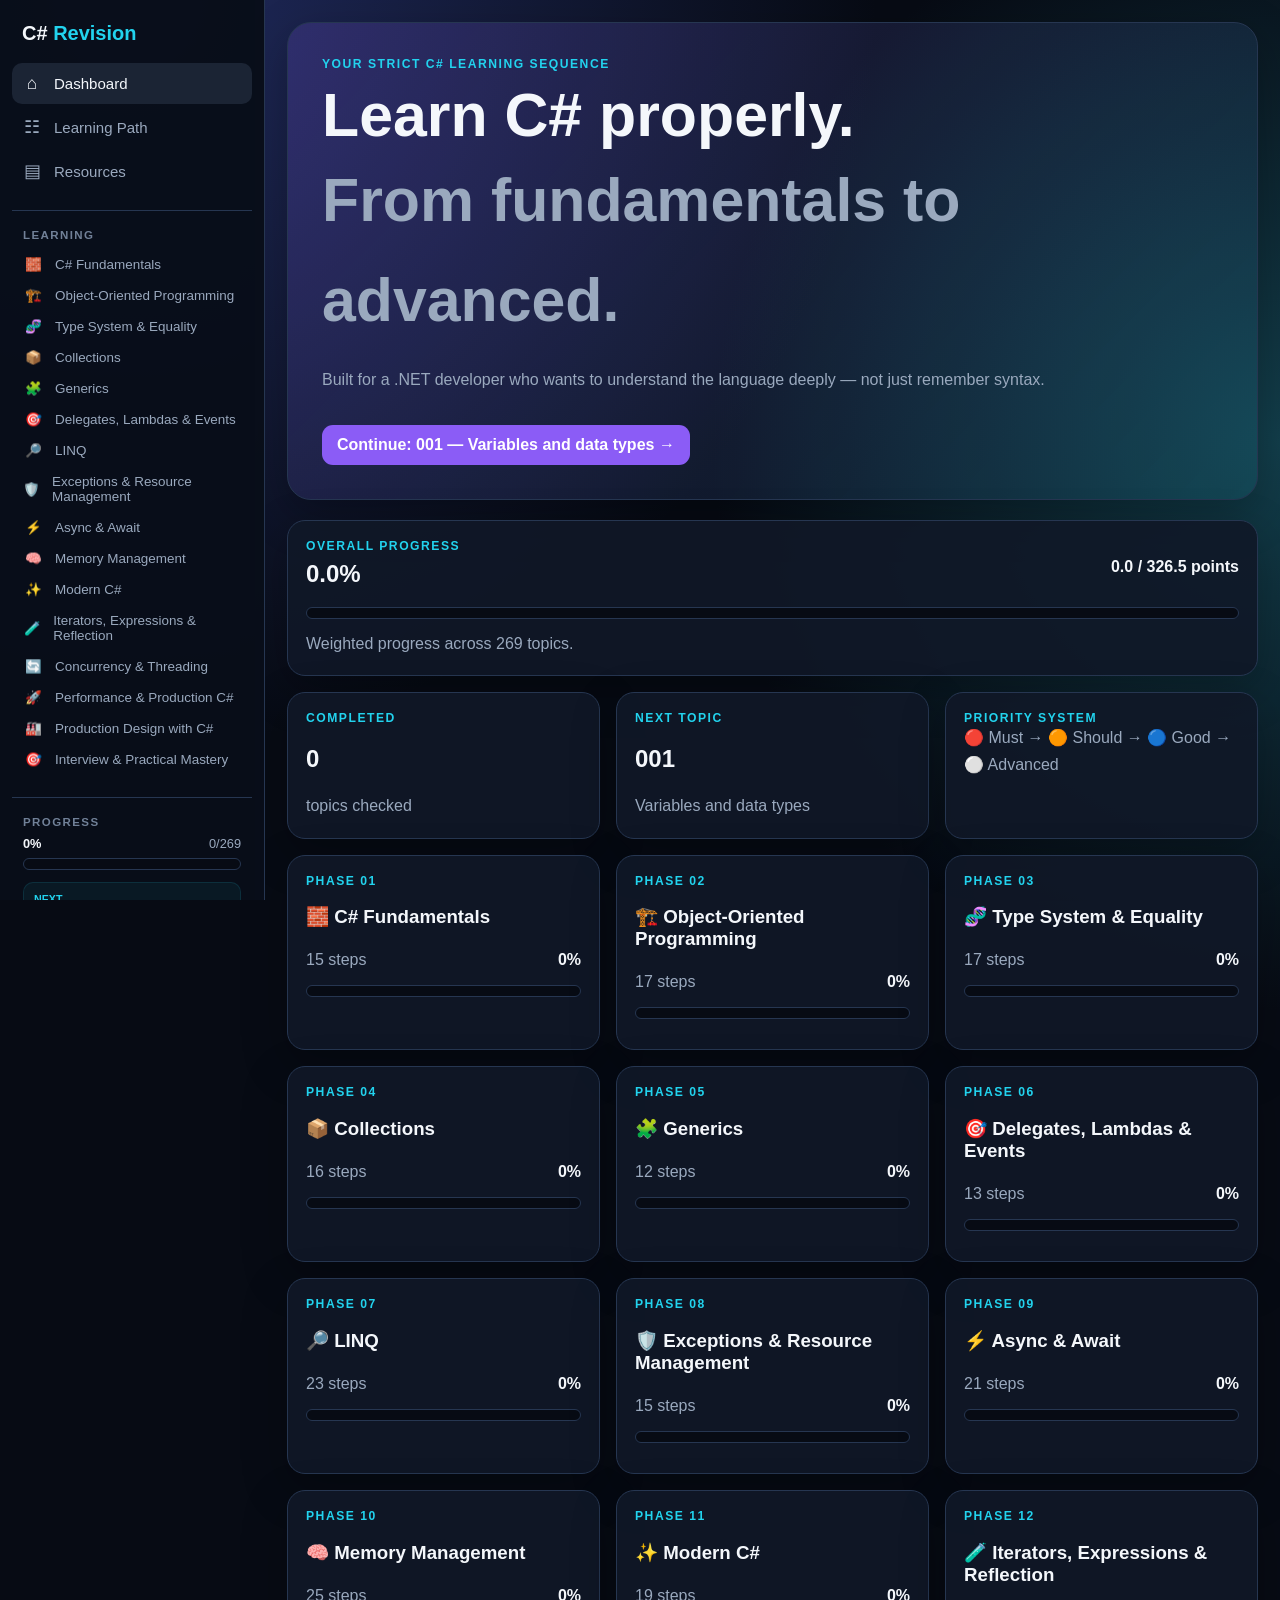
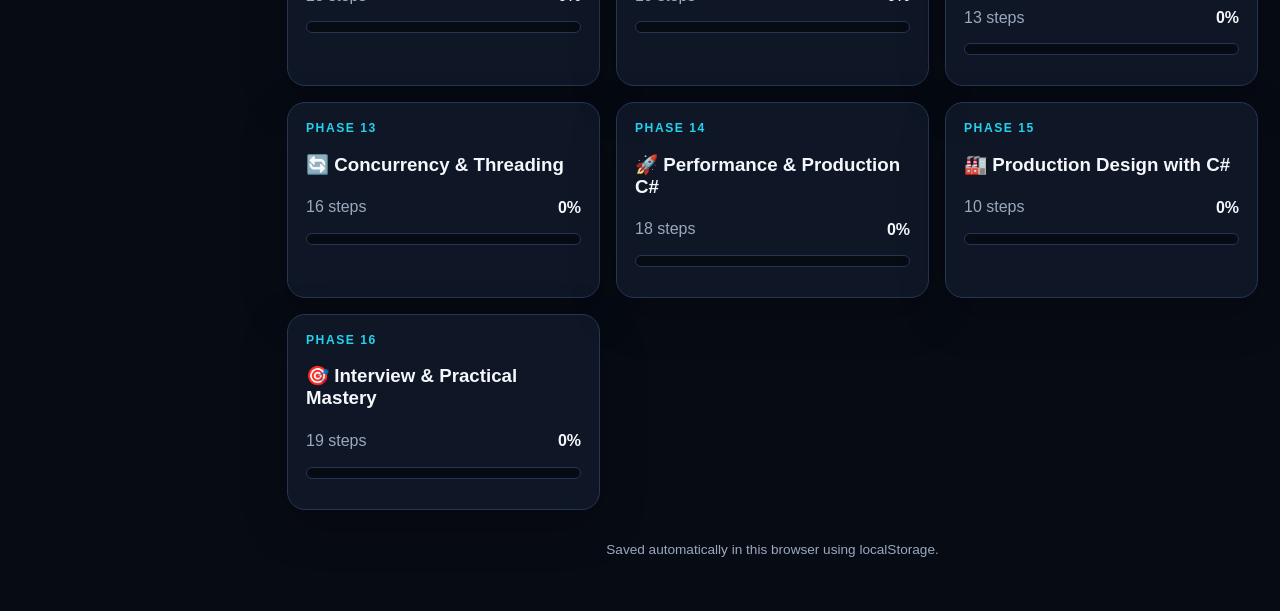
<file: index.html>
<!doctype html><html lang="en"><head><meta charset="UTF-8"><meta name="viewport" content="width=device-width,initial-scale=1"><title>C# Revision Roadmap</title><link rel="stylesheet" href="css/style.css"></head><body data-page="home"><div id="app"></div><script src="js/data.js?v=2"></script><script src="js/app.js?v=2"></script></body></html>
</file>
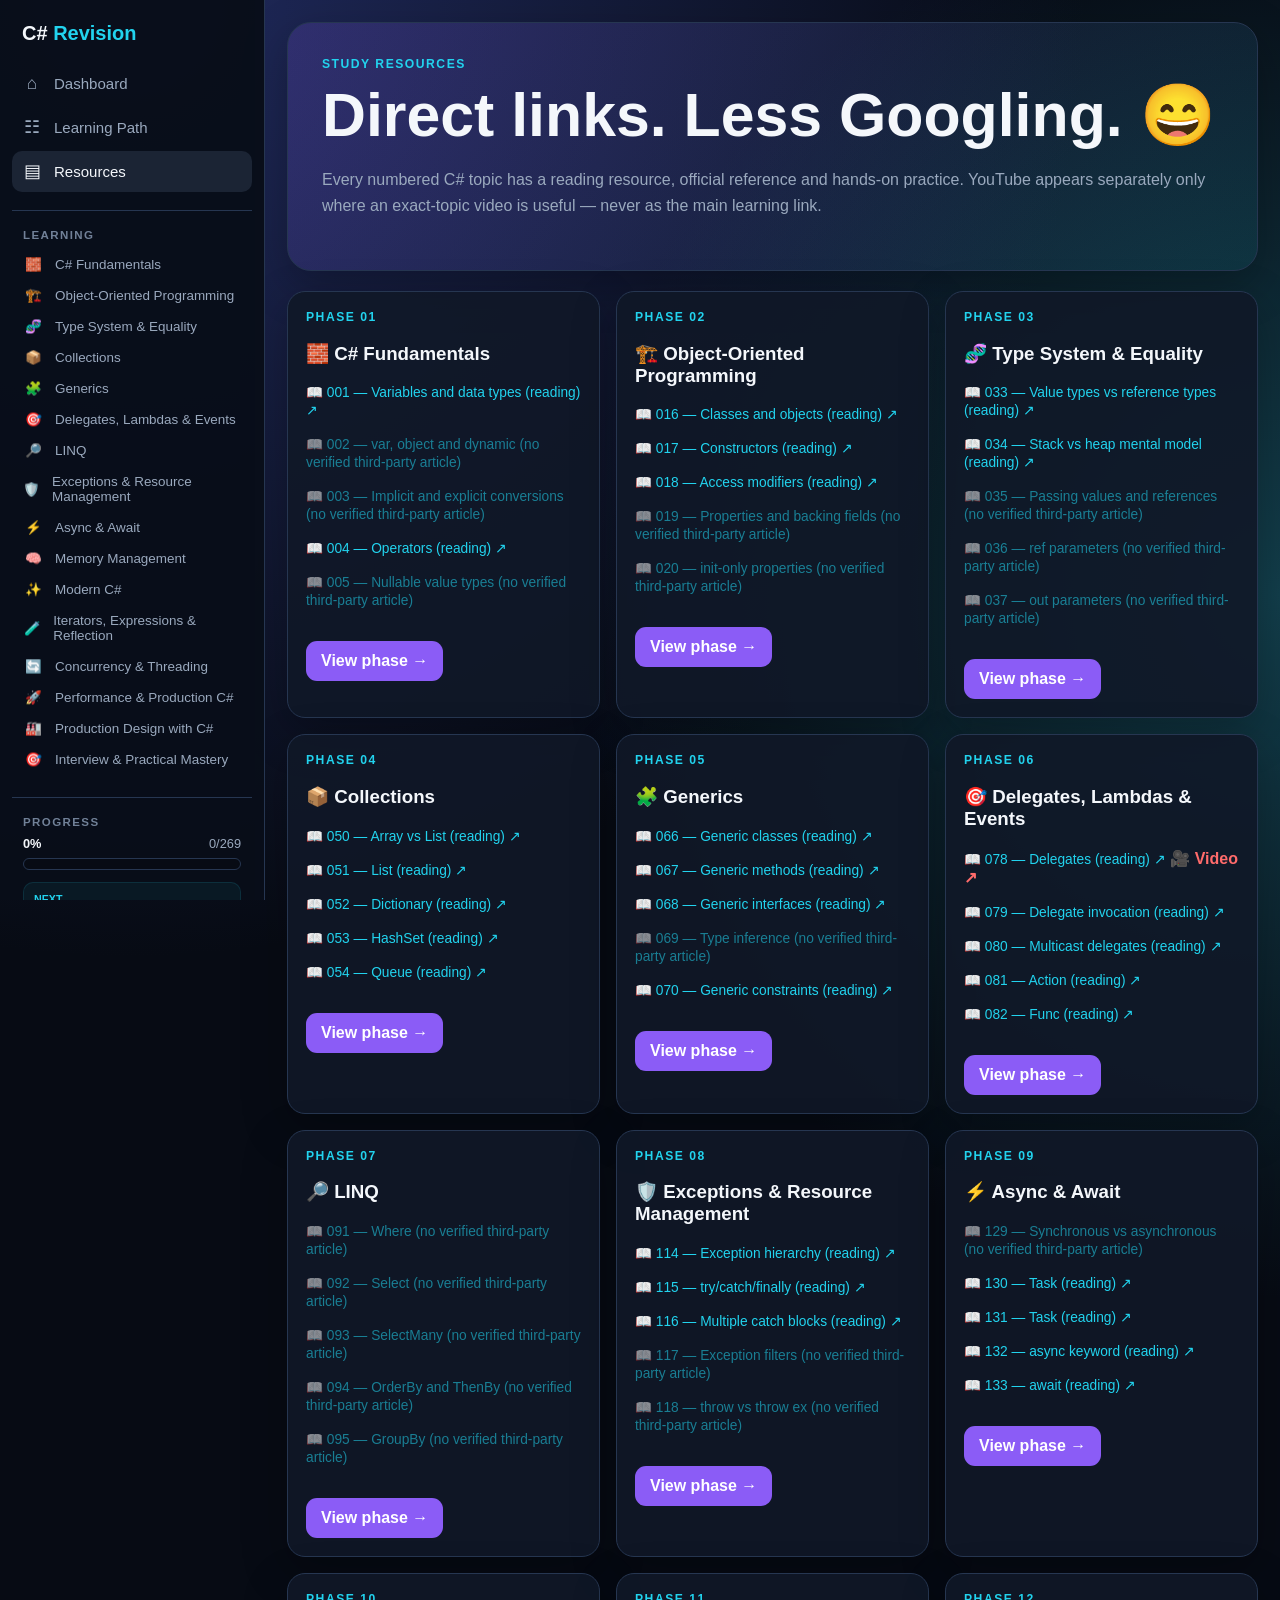
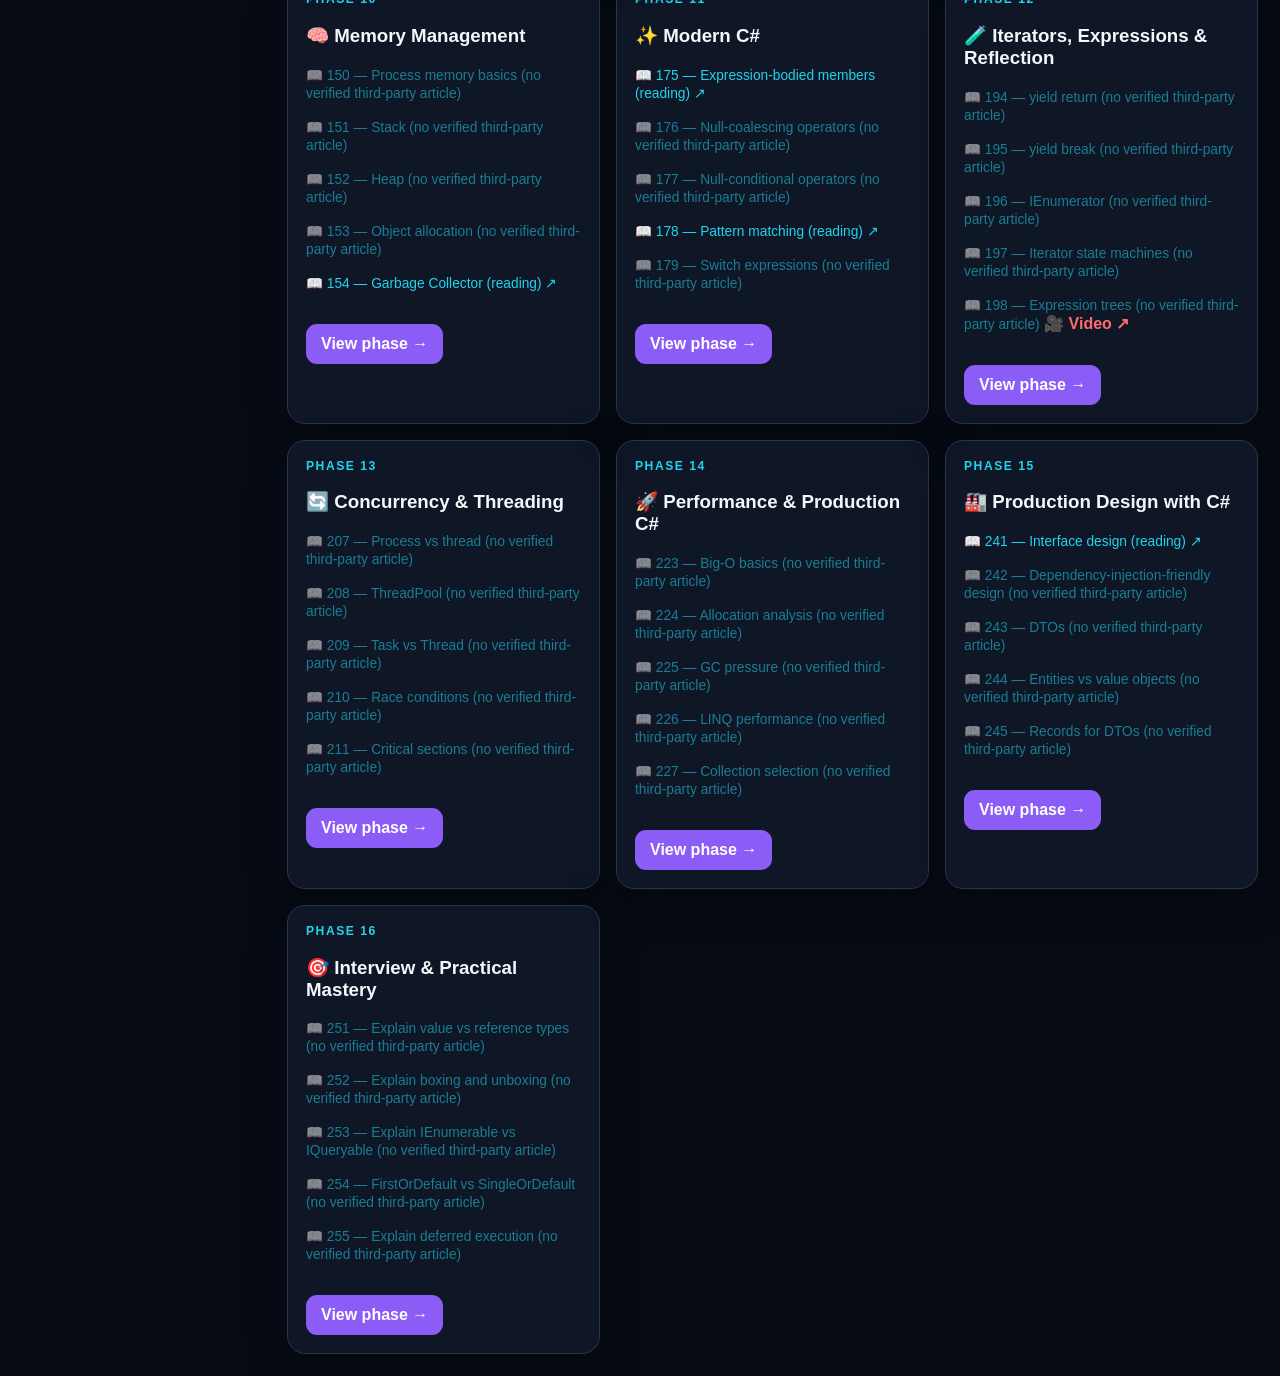
<file: resources.html>
<!doctype html><html lang="en"><head><meta charset="UTF-8"><meta name="viewport" content="width=device-width,initial-scale=1"><title>C# Resources</title><link rel="stylesheet" href="css/style.css"></head><body data-page="resources"><div id="app"></div><script src="js/data.js?v=2"></script><script src="js/app.js?v=2"></script></body></html>
</file>
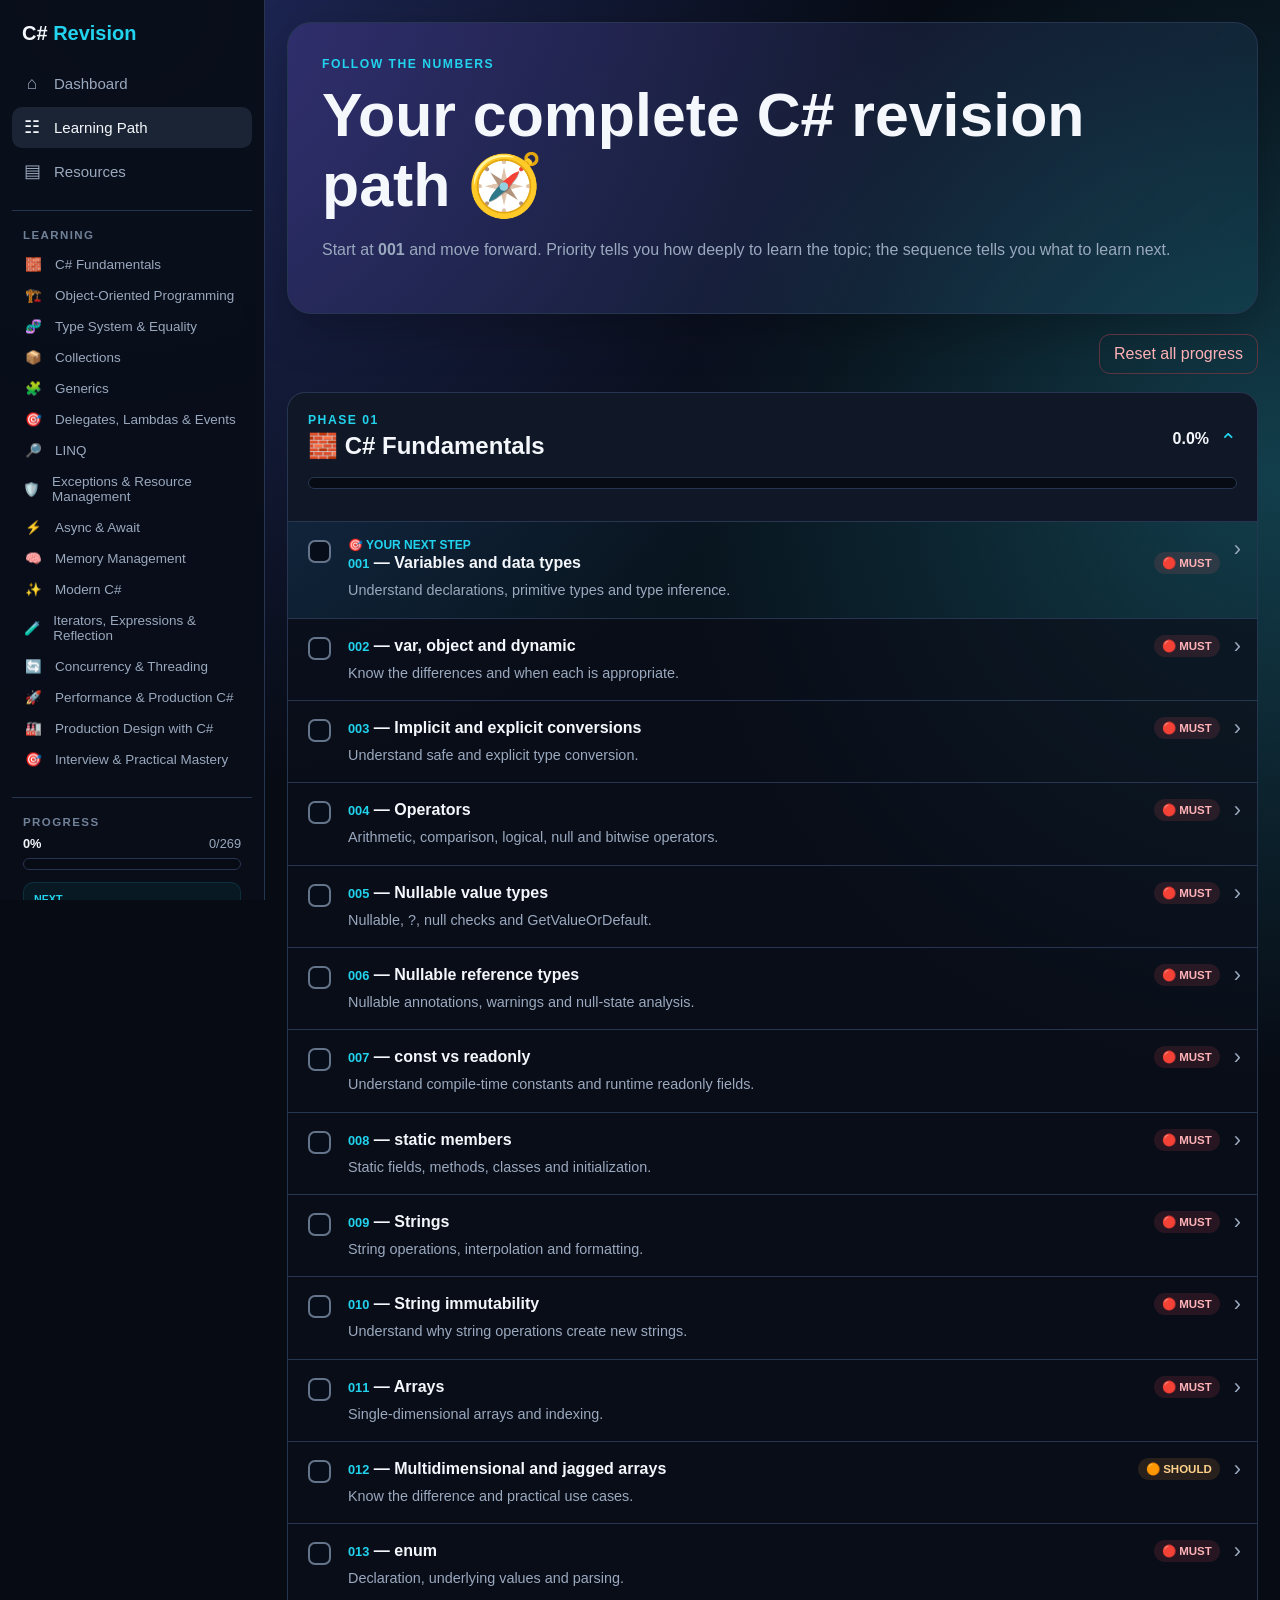
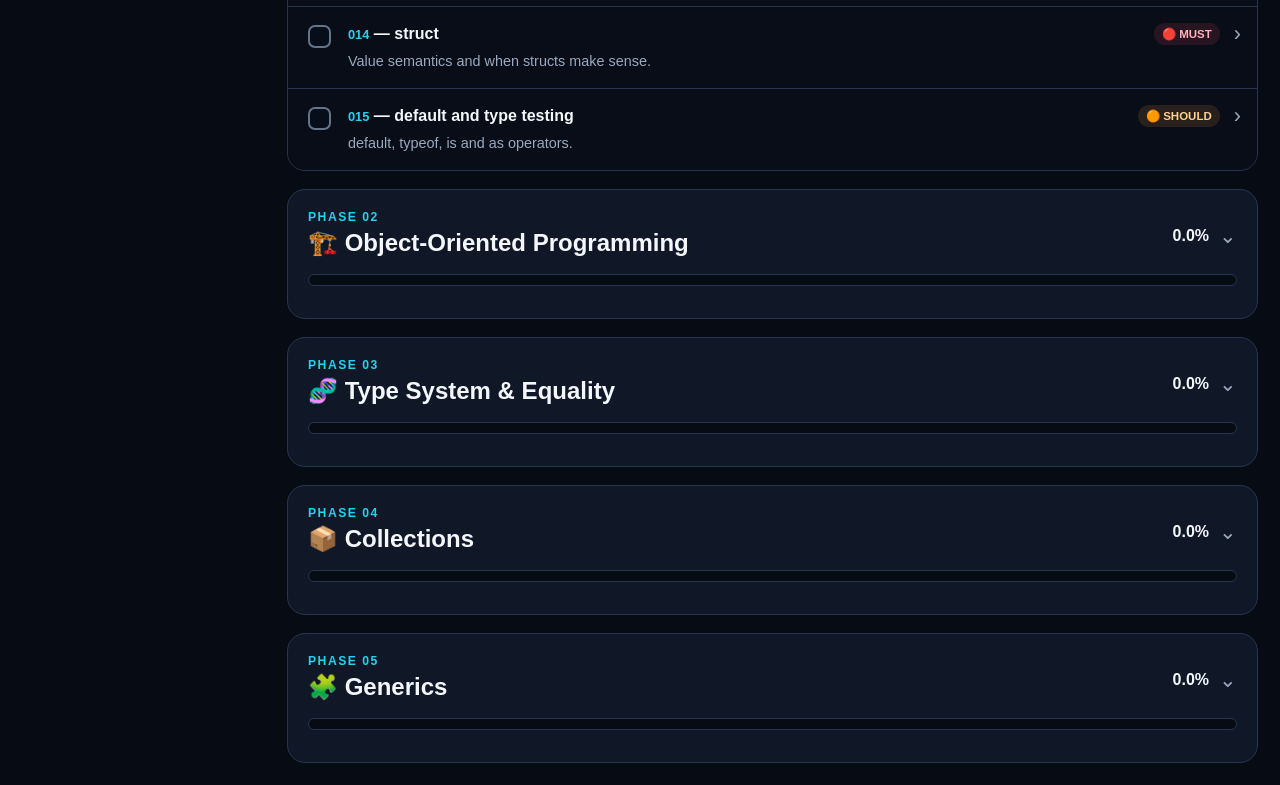
<file: roadmap.html>
<!doctype html><html lang="en"><head><meta charset="UTF-8"><meta name="viewport" content="width=device-width,initial-scale=1"><title>C# Learning Path</title><link rel="stylesheet" href="css/style.css"></head><body data-page="path"><div id="app"></div><script src="js/data.js?v=2"></script><script src="js/app.js?v=2"></script></body></html>
</file>
<file: css/style.css>
:root{--bg:#070b14;--panel:#101827;--panel2:#151f33;--text:#f4f7fb;--muted:#9aa9be;--line:#263651;--accent:#8b5cf6;--cyan:#22d3ee;--green:#2dd37d;--must:#ff5964;--should:#ffae42;--good:#4da3ff;--advanced:#a78bfa;--sidebar:265px}
*{box-sizing:border-box}html{scroll-behavior:smooth}body{margin:0;background:radial-gradient(circle at 10% 0,#202a5d 0,transparent 30%),radial-gradient(circle at 100% 20%,#123e4b 0,transparent 26%),var(--bg);font-family:Inter,Segoe UI,Arial,sans-serif;color:var(--text)}a{text-decoration:none;color:inherit}
.sidebar{position:fixed;z-index:20;left:0;top:0;bottom:0;width:var(--sidebar);background:rgba(9,14,25,.97);border-right:1px solid var(--line);overflow-y:auto;padding:18px 12px;scrollbar-width:thin}
.side-head{display:flex;align-items:center;justify-content:space-between;padding:4px 10px 18px}.side-brand{font-weight:900;font-size:1.25rem}.side-brand span{color:var(--cyan)}.close-side{display:none;background:none;border:0;color:var(--muted);font-size:1.5rem}
.side-nav{display:flex;flex-direction:column;gap:3px}.side-nav a,.side-phase{display:flex;align-items:center;gap:12px;padding:10px;border-radius:10px;color:var(--muted);font-size:.94rem}.side-nav a span{width:20px;text-align:center;font-size:1.1rem}.side-nav a:hover,.side-nav a.active{background:#1b2434;color:var(--text)}
.side-section{border-top:1px solid var(--line);margin-top:18px;padding:18px 4px 4px}.side-label{font-size:.72rem;letter-spacing:1.4px;font-weight:900;color:#718198;padding:0 7px 8px}.side-phase{font-size:.84rem;padding:8px 7px}.side-phase:hover{background:var(--panel2);color:var(--text)}.side-phase span:first-child{width:20px;text-align:center}.progress-side .progress{margin:7px 7px 12px}.side-progress-row{display:flex;justify-content:space-between;padding:0 7px;color:var(--muted);font-size:.8rem}.side-progress-row b{color:var(--text)}.side-next{margin:10px 7px;padding:10px;border-radius:10px;background:rgba(34,211,238,.06);border:1px solid rgba(34,211,238,.12);font-size:.8rem;color:var(--muted)}.side-next small{display:block;color:var(--cyan);font-weight:900;margin-bottom:4px}.side-next a{color:var(--text)}
.main{margin-left:var(--sidebar);min-height:100vh}.shell{max-width:1250px;margin:auto;padding:22px}.mobile-menu{display:none}
.hero,.card{background:rgba(16,24,39,.9);border:1px solid var(--line);box-shadow:0 15px 45px rgba(0,0,0,.25)}.hero{padding:34px;border-radius:24px;margin-bottom:20px;background:linear-gradient(135deg,rgba(139,92,246,.18),rgba(34,211,238,.08))}.eyebrow{text-transform:uppercase;letter-spacing:1.5px;color:var(--cyan);font-weight:800;font-size:.76rem}.hero h1{font-size:clamp(2rem,5vw,3.8rem);margin:9px 0}.hero p,.muted{color:var(--muted);line-height:1.65}.grid{display:grid;grid-template-columns:repeat(12,1fr);gap:16px}.card{border-radius:18px;padding:18px}.overall{grid-column:span 12}.stat,.phase-card{grid-column:span 4}.phase-card:hover{transform:translateY(-3px);border-color:#536887}.row{display:flex;justify-content:space-between;gap:12px;align-items:center}.progress{height:12px;border-radius:99px;background:#070b14;border:1px solid #263651;overflow:hidden;margin:12px 0}.progress div{height:100%;background:linear-gradient(90deg,var(--accent),var(--cyan));transition:width .3s}.priority{font-size:.72rem;font-weight:800;padding:4px 8px;border-radius:99px;white-space:nowrap}.must{color:#ffb2b7;background:rgba(255,89,100,.12)}.should{color:#ffd28b;background:rgba(255,174,66,.12)}.good{color:#9dccff;background:rgba(77,163,255,.12)}.advanced{color:#d2bdff;background:rgba(167,139,250,.12)}
.phase{margin-top:18px}.phase-head{padding:20px;border-radius:18px 18px 0 0;background:var(--panel);border:1px solid var(--line);border-bottom:0}.topic-list{border:1px solid var(--line);border-radius:0 0 18px 18px;overflow:hidden}.topic{display:block;border-top:1px solid var(--line);background:rgba(10,15,26,.7)}.topic:first-child{border-top:0}.topic:hover{background:#121d30}.topic-summary{display:flex;gap:14px;padding:16px;align-items:flex-start;cursor:pointer;list-style:none}.topic-summary::-webkit-details-marker{display:none}.topic-summary::after{content:"›";margin-left:auto;color:var(--muted);font-size:1.35rem;line-height:1;transition:transform .2s ease}.topic[open]>.topic-summary::after{transform:rotate(90deg);color:var(--cyan)}.topic-main{flex:1;min-width:0}.topic-title{font-weight:800}.topic-desc{font-size:.9rem;color:var(--muted);line-height:1.55;margin-top:5px}.topic-content{padding:0 16px 16px 53px}.meta{display:flex;justify-content:space-between;align-items:center;gap:10px;margin-top:10px;flex-wrap:wrap}.resource{color:var(--cyan);font-size:.86rem}.number{font-weight:900;color:var(--cyan);font-size:.8rem}.weight{font-size:.75rem;color:var(--muted)}
input[type=checkbox]{appearance:none;width:23px;height:23px;border:2px solid #64748b;border-radius:7px;background:#080e19;cursor:pointer;flex:none;margin-top:2px}input[type=checkbox]:checked{background:var(--green);border-color:var(--green);position:relative}input[type=checkbox]:checked:after{content:"✓";color:#062714;font-weight:900;position:absolute;left:4px;top:-1px}.done .topic-title{text-decoration:line-through;color:var(--muted)}
.next{border-color:rgba(34,211,238,.65)!important;background:linear-gradient(90deg,rgba(34,211,238,.08),transparent)!important}.next-label{color:var(--cyan);font-size:.75rem;font-weight:900}.continue{display:inline-block;margin-top:16px;background:var(--accent);color:white;border-radius:11px;padding:11px 15px;font-weight:800}.continue:hover{filter:brightness(1.1)}.actions{display:flex;justify-content:flex-end;margin:14px 0}.btn{padding:10px 14px;border:1px solid transparent;border-radius:11px;background:transparent;color:var(--muted);cursor:pointer;font:inherit}.danger{color:#ffb1b6;border-color:#5d3540}.footer{text-align:center;color:var(--muted);padding:32px 0;font-size:.85rem}
.sidebar-overlay{display:none}
@media(max-width:1000px){:root{--sidebar:245px}.stat,.phase-card{grid-column:span 6}}
@media(max-width:700px){.sidebar{transform:translateX(-100%);transition:transform .2s ease;width:280px}.side-open .sidebar{transform:translateX(0)}.close-side{display:block}.sidebar-overlay{display:block;position:fixed;z-index:19;inset:0;background:rgba(0,0,0,.5);opacity:0;pointer-events:none;transition:opacity .2s}.side-open .sidebar-overlay{opacity:1;pointer-events:auto}.main{margin-left:0}.mobile-menu{display:block;position:fixed;z-index:10;top:12px;left:12px;border:1px solid var(--line);background:var(--panel);color:var(--text);border-radius:10px;padding:8px 11px;font-size:1rem}.shell{padding:14px;padding-top:58px}.stat,.phase-card{grid-column:span 12}.hero{padding:24px}.topic{padding:13px}.meta{align-items:flex-start}}

.practice-link{color:#a78bfa;font-size:.86rem;margin-left:10px}.practice{margin-top:12px;border-top:1px solid var(--line);padding-top:10px}.practice summary{cursor:pointer;color:#e2e8f0;font-weight:800;font-size:.85rem;list-style:none;display:flex;align-items:center;gap:8px}.practice summary::-webkit-details-marker{display:none}.practice summary::after{content:"›";margin-left:auto;color:var(--muted);font-size:1.2rem;line-height:1;transition:transform .2s ease}.practice[open]>summary::after{transform:rotate(90deg);color:var(--accent)}.practice ol{margin:10px 0 4px 20px;padding:0;color:var(--muted);line-height:1.65}.practice li{margin:7px 0}.practice li strong{color:var(--text)}
.resource-row { flex-wrap: wrap; gap: 8px; }
.resource-row a { margin-right: 8px; }
.deep-link { color: #d8b4fe; }
.official-link { color: #93c5fd; }
.practice-link { color: #86efac; }

.phase-head{list-style:none;cursor:pointer}
.phase-head::-webkit-details-marker{display:none}
.phase-head:hover{background:#141f33}
.phase-toggle{display:flex;align-items:center;gap:10px}
.phase-arrow{font-size:1.3rem;line-height:1;color:var(--muted);transition:transform .2s ease}
.phase[open]>.phase-head .phase-arrow{transform:rotate(180deg);color:var(--cyan)}
.phase:not([open])>.phase-head{border-radius:18px;border-bottom:1px solid var(--line)}

.video-link{color:#ff6b6b;font-weight:700}
.video-link:hover{text-decoration:underline}
.resource.disabled{opacity:.55;cursor:default;text-decoration:none}
.resource.disabled{opacity:.55;cursor:default;text-decoration:none}
</file>
